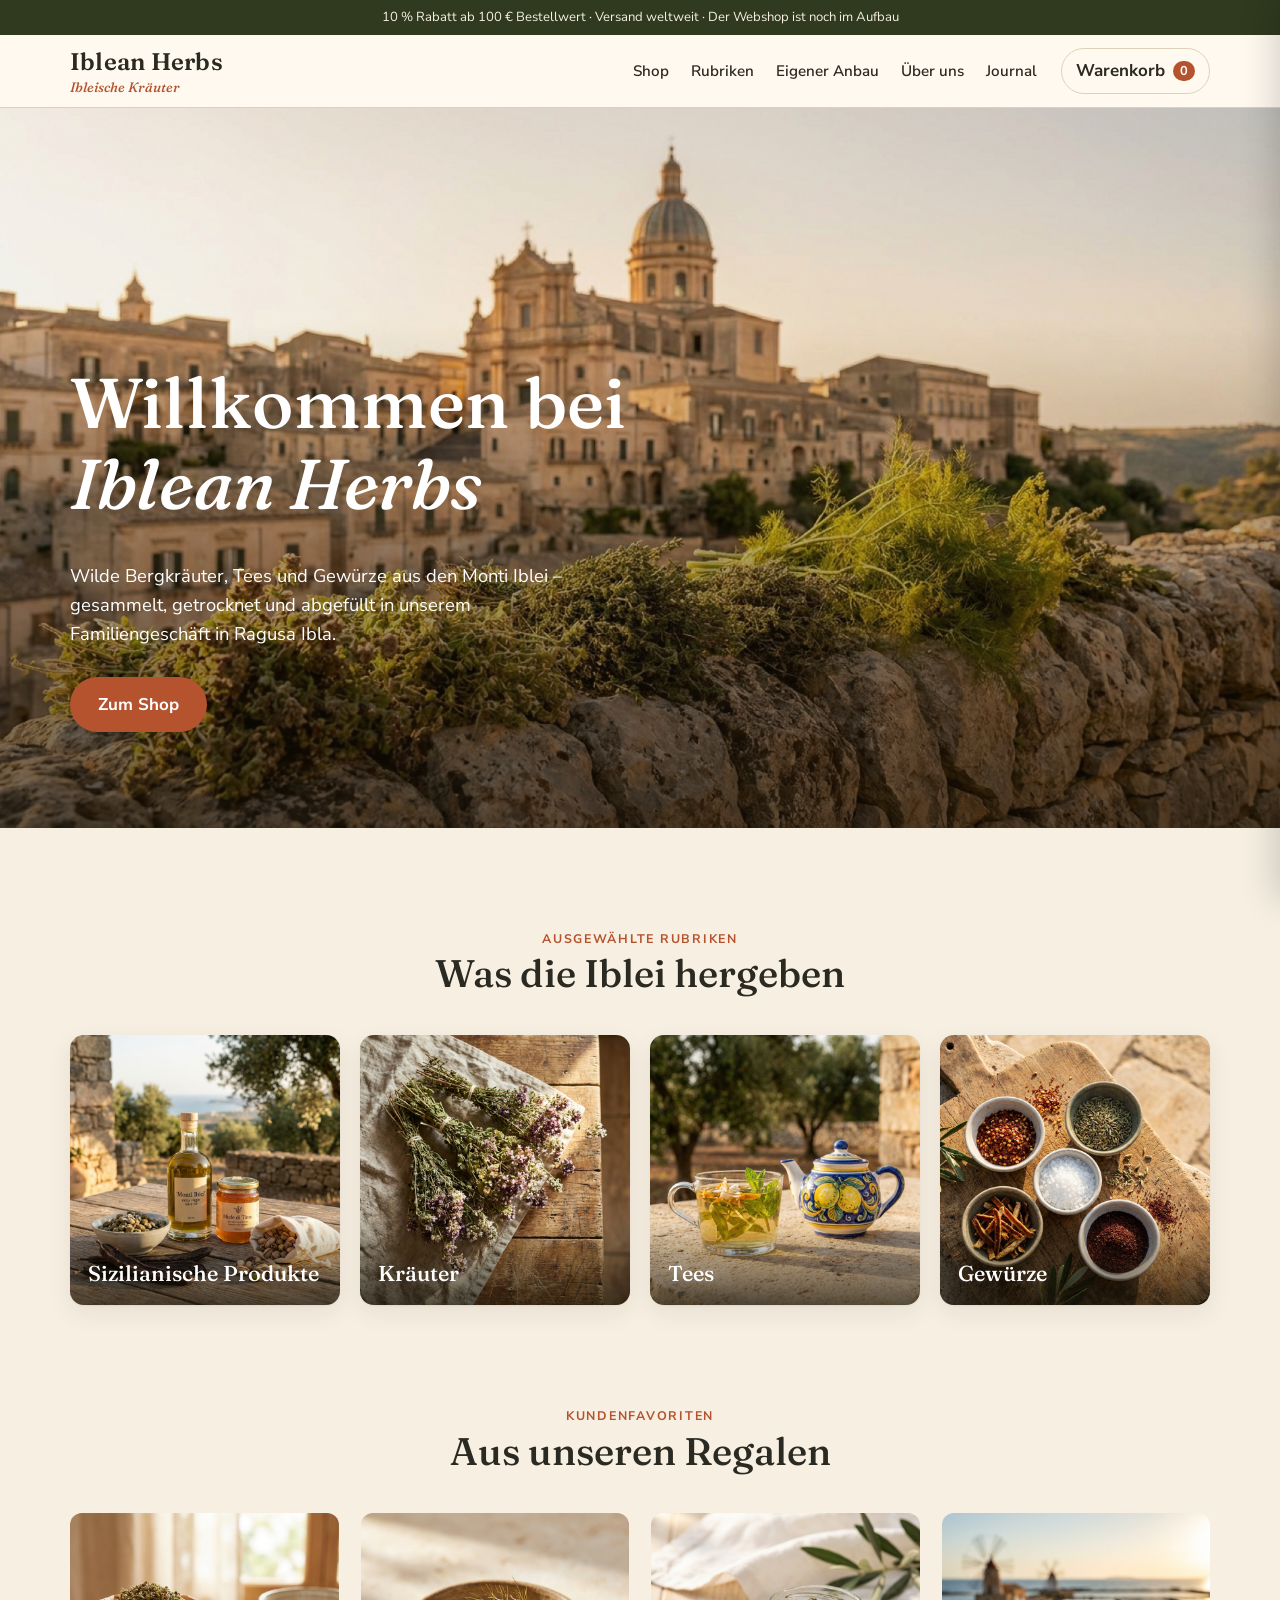
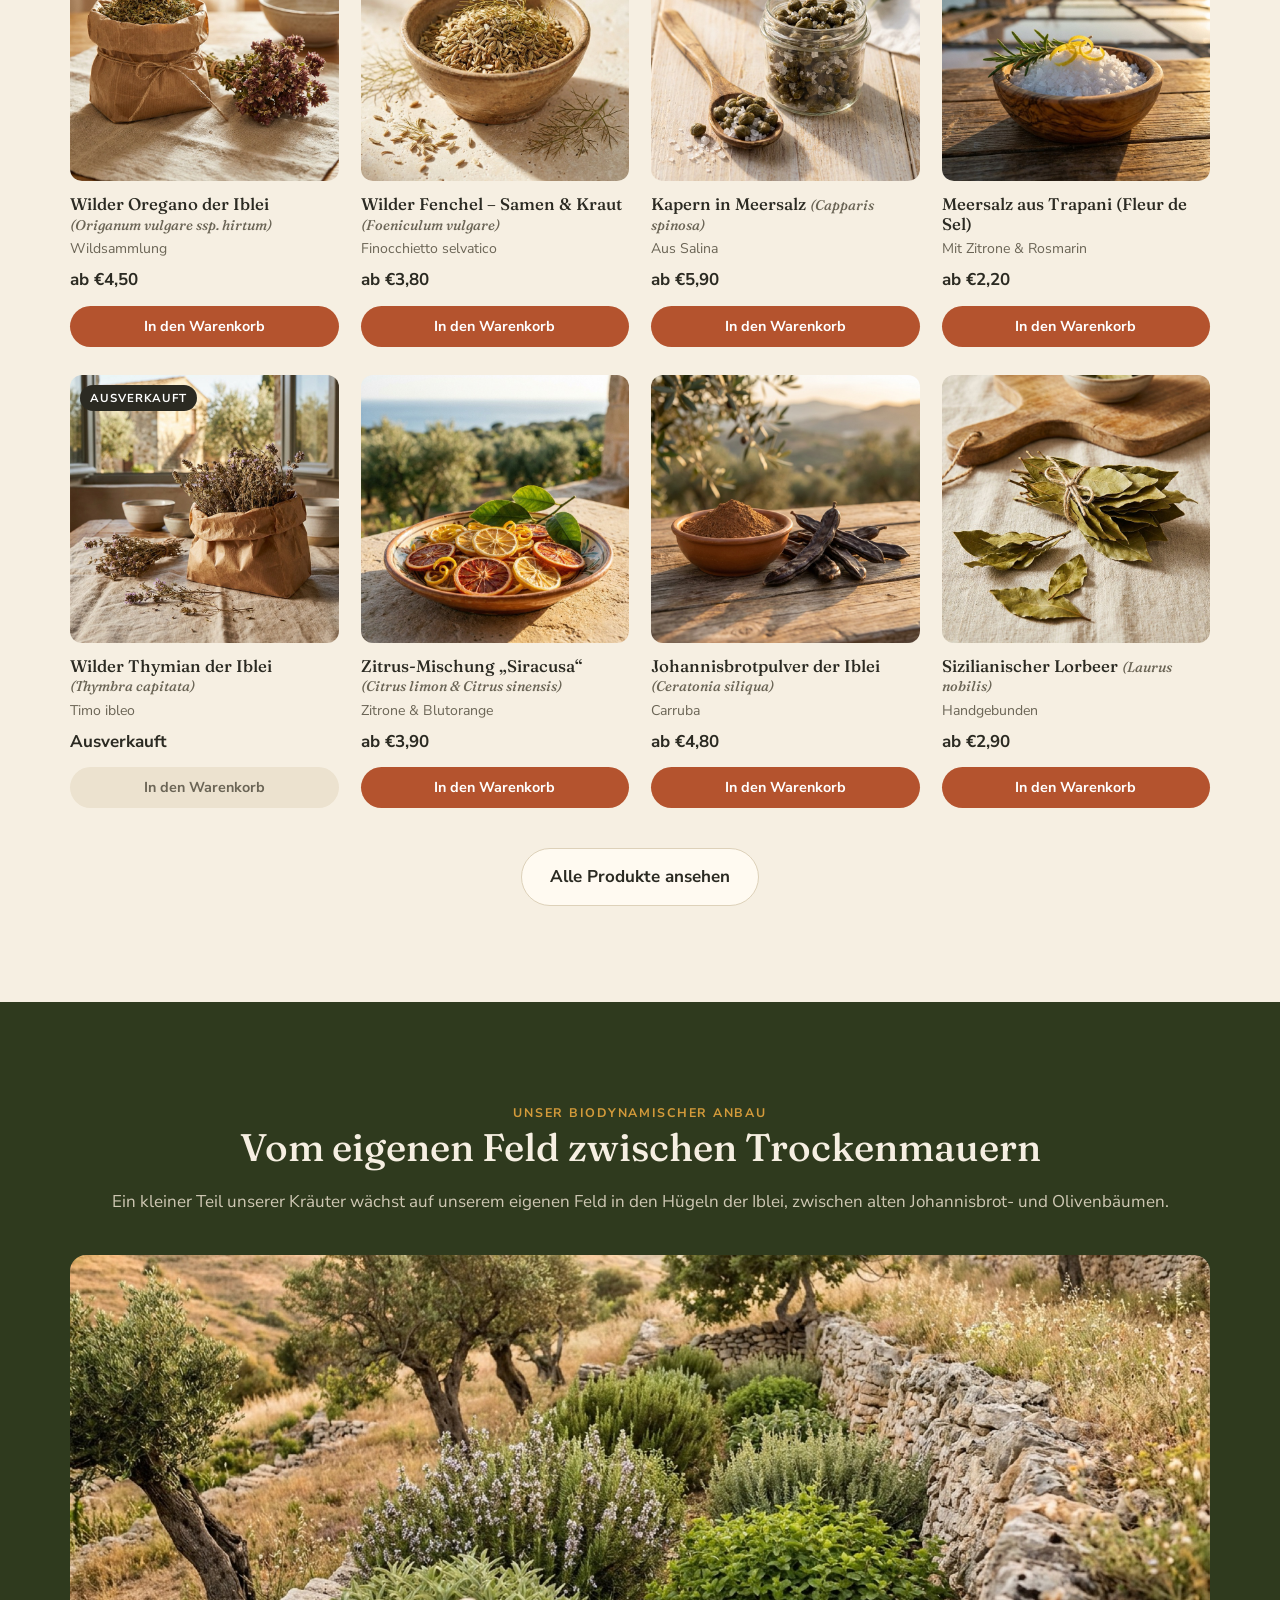
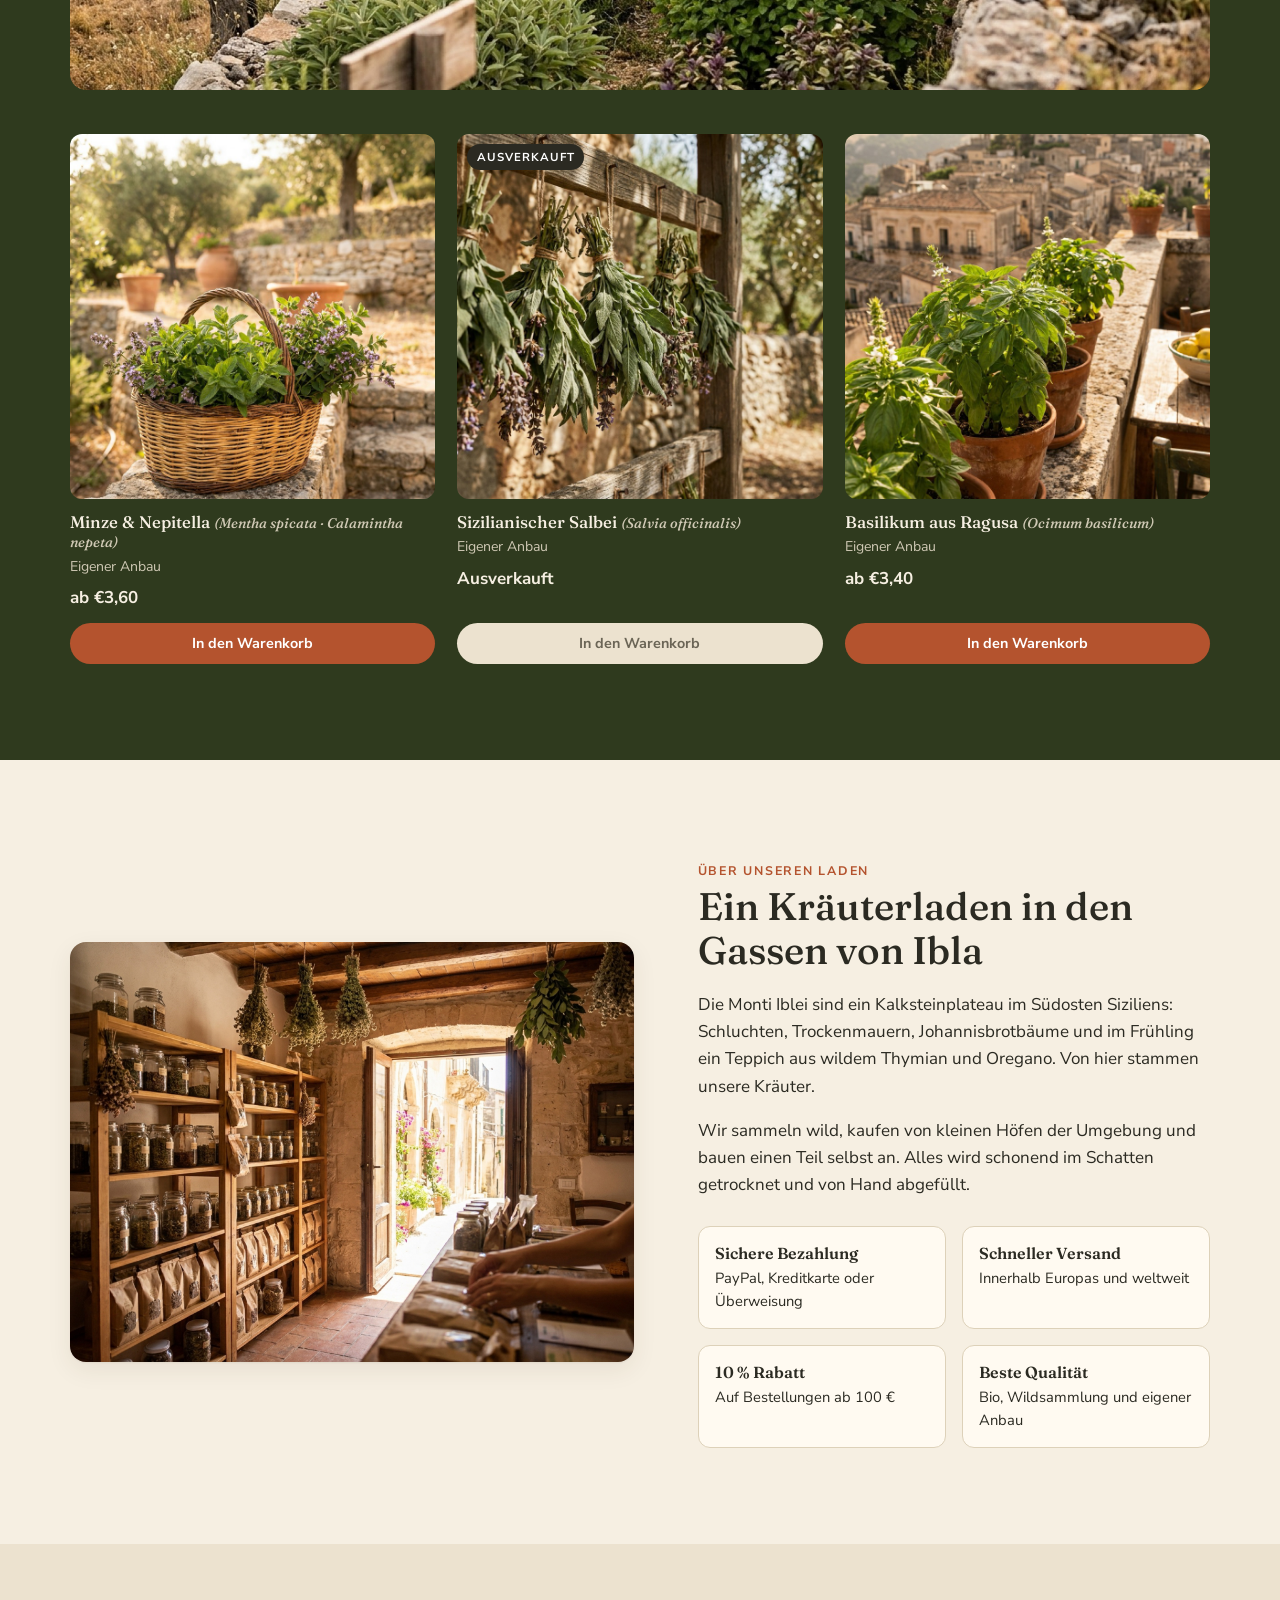
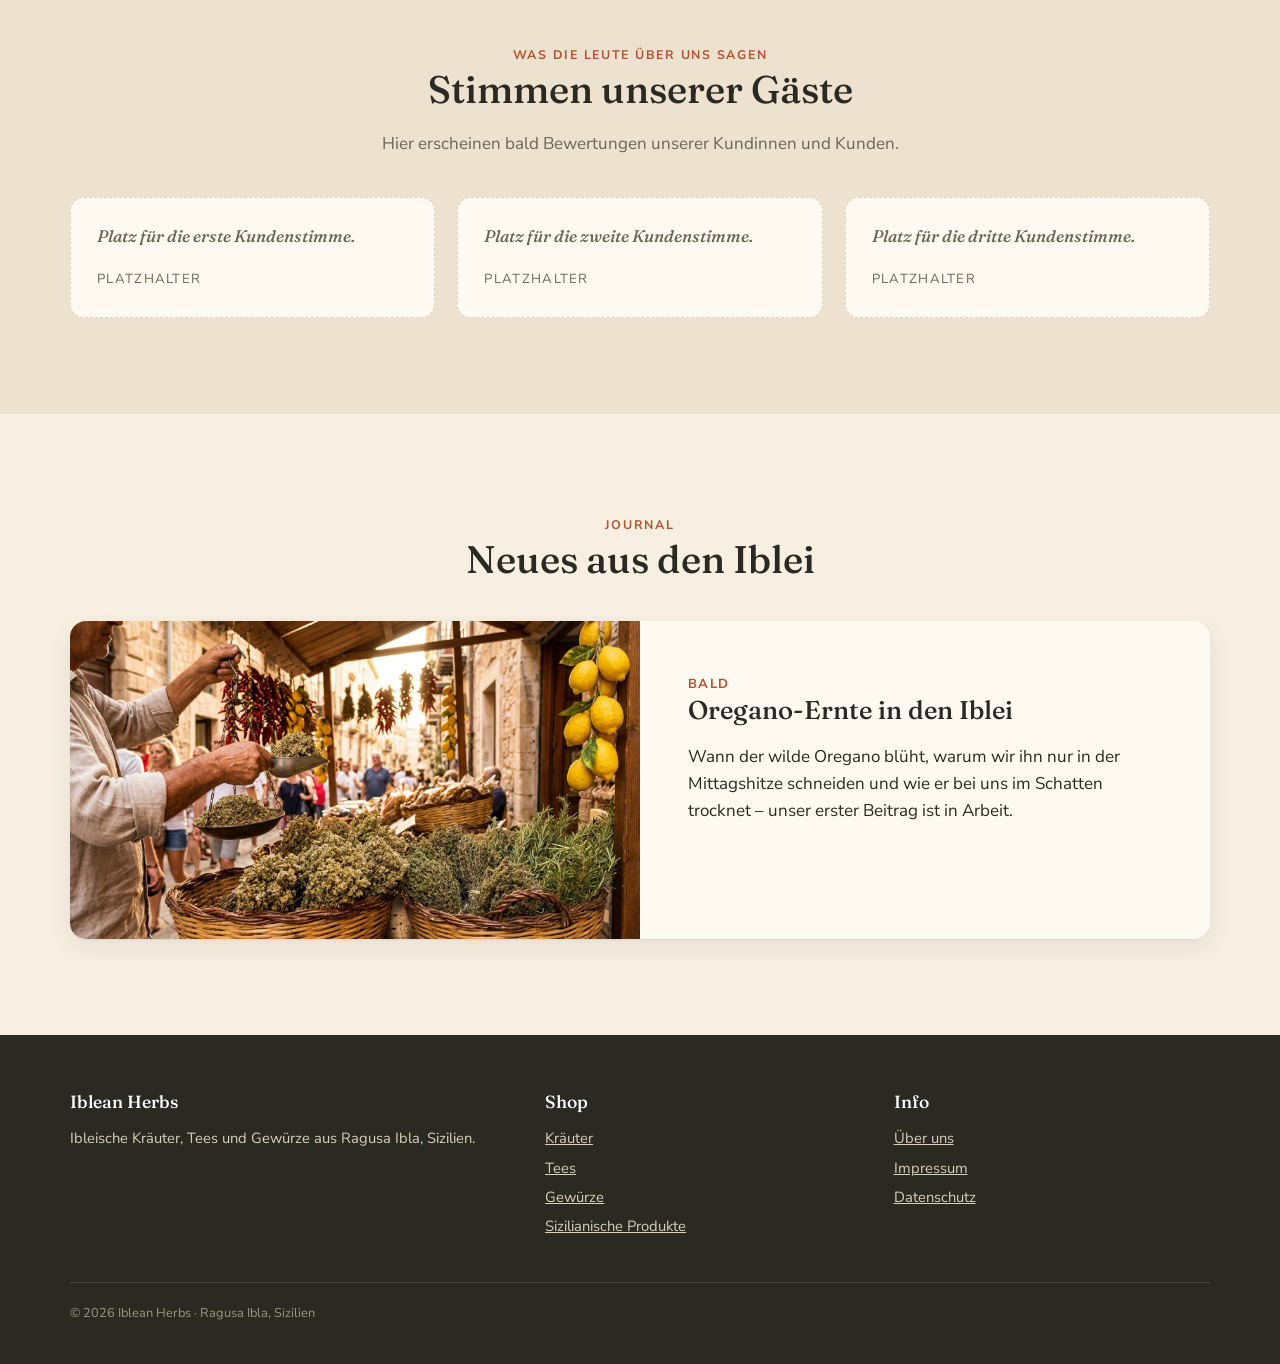
<file: index.html>
<!doctype html>
<html lang="de">
<head>
<meta charset="utf-8">
<meta name="viewport" content="width=device-width, initial-scale=1">
<title>Iblean Herbs – Ibleische Kräuter aus Ragusa, Sizilien</title>
<meta name="description" content="Wilde Bergkräuter, Tees und Gewürze aus den Monti Iblei rund um Ragusa Ibla – Familiengeschäft in Sizilien.">
<link rel="icon" href="data:image/svg+xml,<svg xmlns='http://www.w3.org/2000/svg' viewBox='0 0 100 100'><text y='.9em' font-size='90'>🌿</text></svg>">
<link rel="stylesheet" href="stil.css">
</head>
<body>

<div class="leiste">10 % Rabatt ab 100 € Bestellwert · Versand weltweit · Der Webshop ist noch im Aufbau</div>
<header class="kopf">
  <div class="breite">
    <a class="logo" href="./"><b>Iblean Herbs</b><small>Ibleische Kräuter</small></a>
    <nav class="haupt">
      <a href="shop.html">Shop</a>
      <a href="#rubriken">Rubriken</a>
      <a href="#anbau">Eigener Anbau</a>
      <a href="#ueber">Über uns</a>
      <a href="#journal">Journal</a>
    </nav>
    <button class="korb-knopf" data-korb-auf aria-label="Warenkorb öffnen">Warenkorb <span data-korb-zahl>0</span></button>
  </div>
</header>

<main>
  <section class="held">
    <img src="bilder/hero.jpg" alt="Ragusa Ibla im Abendlicht, im Vordergrund wilde Kräuter auf einer Trockenmauer" fetchpriority="high">
    <div class="breite">
      <h1>Willkommen bei <em>Iblean Herbs</em></h1>
      <p>Wilde Bergkräuter, Tees und Gewürze aus den Monti Iblei – gesammelt, getrocknet und abgefüllt in unserem Familiengeschäft in Ragusa Ibla.</p>
      <a class="knopf" href="shop.html">Zum Shop</a>
    </div>
  </section>

  <section id="rubriken">
    <div class="breite">
      <div class="ueber"><span class="marke">Ausgewählte Rubriken</span><h2>Was die Iblei hergeben</h2></div>
      <div class="rubriken">
        <a class="rubrik" href="shop.html#sizilien"><img src="bilder/kat-sizilien.jpg" alt="" loading="lazy"><span>Sizilianische Produkte</span></a>
        <a class="rubrik" href="shop.html#kraeuter"><img src="bilder/kat-kraeuter.jpg" alt="" loading="lazy"><span>Kräuter</span></a>
        <a class="rubrik" href="shop.html#tee"><img src="bilder/kat-tee.jpg" alt="" loading="lazy"><span>Tees</span></a>
        <a class="rubrik" href="shop.html#gewuerze"><img src="bilder/kat-gewuerze.jpg" alt="" loading="lazy"><span>Gewürze</span></a>
      </div>
    </div>
  </section>

  <section id="favoriten" style="padding-top:0">
    <div class="breite">
      <div class="ueber"><span class="marke">Kundenfavoriten</span><h2>Aus unseren Regalen</h2></div>
      <div class="raster" id="fav-raster"></div>
      <div class="alle"><a class="knopf hell" href="shop.html" style="border:1px solid var(--linie)">Alle Produkte ansehen</a></div>
    </div>
  </section>

  <section class="anbau" id="anbau">
    <div class="breite">
      <div class="ueber"><span class="marke">Unser biodynamischer Anbau</span><h2>Vom eigenen Feld zwischen Trockenmauern</h2>
        <p>Ein kleiner Teil unserer Kräuter wächst auf unserem eigenen Feld in den Hügeln der Iblei, zwischen alten Johannisbrot- und Olivenbäumen.</p></div>
      <div class="anbau-bild"><img src="bilder/feld.jpg" alt="Kräuterfeld zwischen Trockenmauern in den Monti Iblei" loading="lazy"></div>
      <div class="raster" id="anbau-raster"></div>
    </div>
  </section>

  <section id="ueber">
    <div class="breite laden">
      <img src="bilder/laden.jpg" alt="Unser Kräuterladen in einem alten Kalksteinhaus in Ragusa Ibla" loading="lazy">
      <div>
        <span class="marke" style="color:var(--terrakotta);letter-spacing:.14em;text-transform:uppercase;font-size:.78rem;font-weight:700">Über unseren Laden</span>
        <h2>Ein Kräuterladen in den Gassen von Ibla</h2>
        <p>Die Monti Iblei sind ein Kalksteinplateau im Südosten Siziliens: Schluchten, Trockenmauern, Johannisbrotbäume und im Frühling ein Teppich aus wildem Thymian und Oregano. Von hier stammen unsere Kräuter.</p>
        <p>Wir sammeln wild, kaufen von kleinen Höfen der Umgebung und bauen einen Teil selbst an. Alles wird schonend im Schatten getrocknet und von Hand abgefüllt.</p>
        <ul class="vorteile">
          <li><b>Sichere Bezahlung</b>PayPal, Kreditkarte oder Überweisung</li>
          <li><b>Schneller Versand</b>Innerhalb Europas und weltweit</li>
          <li><b>10 % Rabatt</b>Auf Bestellungen ab 100 €</li>
          <li><b>Beste Qualität</b>Bio, Wildsammlung und eigener Anbau</li>
        </ul>
      </div>
    </div>
  </section>

  <section class="stimmen-bg">
    <div class="breite">
      <div class="ueber"><span class="marke">Was die Leute über uns sagen</span><h2>Stimmen unserer Gäste</h2>
        <p>Hier erscheinen bald Bewertungen unserer Kundinnen und Kunden.</p></div>
      <div class="stimmen">
        <div class="stimme"><p>Platz für die erste Kundenstimme.</p><span>Platzhalter</span></div>
        <div class="stimme"><p>Platz für die zweite Kundenstimme.</p><span>Platzhalter</span></div>
        <div class="stimme"><p>Platz für die dritte Kundenstimme.</p><span>Platzhalter</span></div>
      </div>
    </div>
  </section>

  <section id="journal">
    <div class="breite">
      <div class="ueber"><span class="marke">Journal</span><h2>Neues aus den Iblei</h2></div>
      <article class="journal">
        <img src="bilder/journal.jpg" alt="Marktstand mit getrockneten Kräutern, Chili und Zitronen" loading="lazy">
        <div>
          <time>Bald</time>
          <h3 style="font-size:1.6rem">Oregano-Ernte in den Iblei</h3>
          <p>Wann der wilde Oregano blüht, warum wir ihn nur in der Mittagshitze schneiden und wie er bei uns im Schatten trocknet – unser erster Beitrag ist in Arbeit.</p>
        </div>
      </article>
    </div>
  </section>
</main>

<footer>
  <div class="breite">
    <div class="spalten">
      <div><h4>Iblean Herbs</h4><p>Ibleische Kräuter, Tees und Gewürze aus Ragusa Ibla, Sizilien.</p></div>
      <div><h4>Shop</h4><ul><li><a href="shop.html#kraeuter">Kräuter</a></li><li><a href="shop.html#tee">Tees</a></li><li><a href="shop.html#gewuerze">Gewürze</a></li><li><a href="shop.html#sizilien">Sizilianische Produkte</a></li></ul></div>
      <div><h4>Info</h4><ul><li><a href="#ueber">Über uns</a></li><li><a href="impressum.html">Impressum</a></li><li><a href="impressum.html#datenschutz">Datenschutz</a></li></ul></div>
    </div>
    <p class="klein">© 2026 Iblean Herbs · Ragusa Ibla, Sizilien</p>
  </div>
</footer>

<div class="korb-schleier" data-korb-zu></div>
<aside class="korb" aria-label="Warenkorb">
  <header><h3>Warenkorb</h3><button class="zu" data-korb-zu aria-label="Schließen">×</button></header>
  <ul id="korb-liste"></ul>
  <footer>
    <div class="summe"><span>Zwischensumme</span><span id="korb-summe">€0,00</span></div>
    <button class="knopf" id="zur-kasse">Zur Kasse</button>
    <p class="bau">Der Webshop ist noch im Aufbau – es wird noch nichts berechnet.</p>
  </footer>
</aside>

<script type="module">
  import { PRODUKTE, karte, korbVerdrahten } from "./produkte.js";
  document.querySelector("#fav-raster").innerHTML = PRODUKTE.filter((p) => p.fav).map(karte).join("");
  document.querySelector("#anbau-raster").innerHTML = PRODUKTE.filter((p) => p.eigen).map(karte).join("");
  korbVerdrahten();
</script>
</body>
</html>
</file>
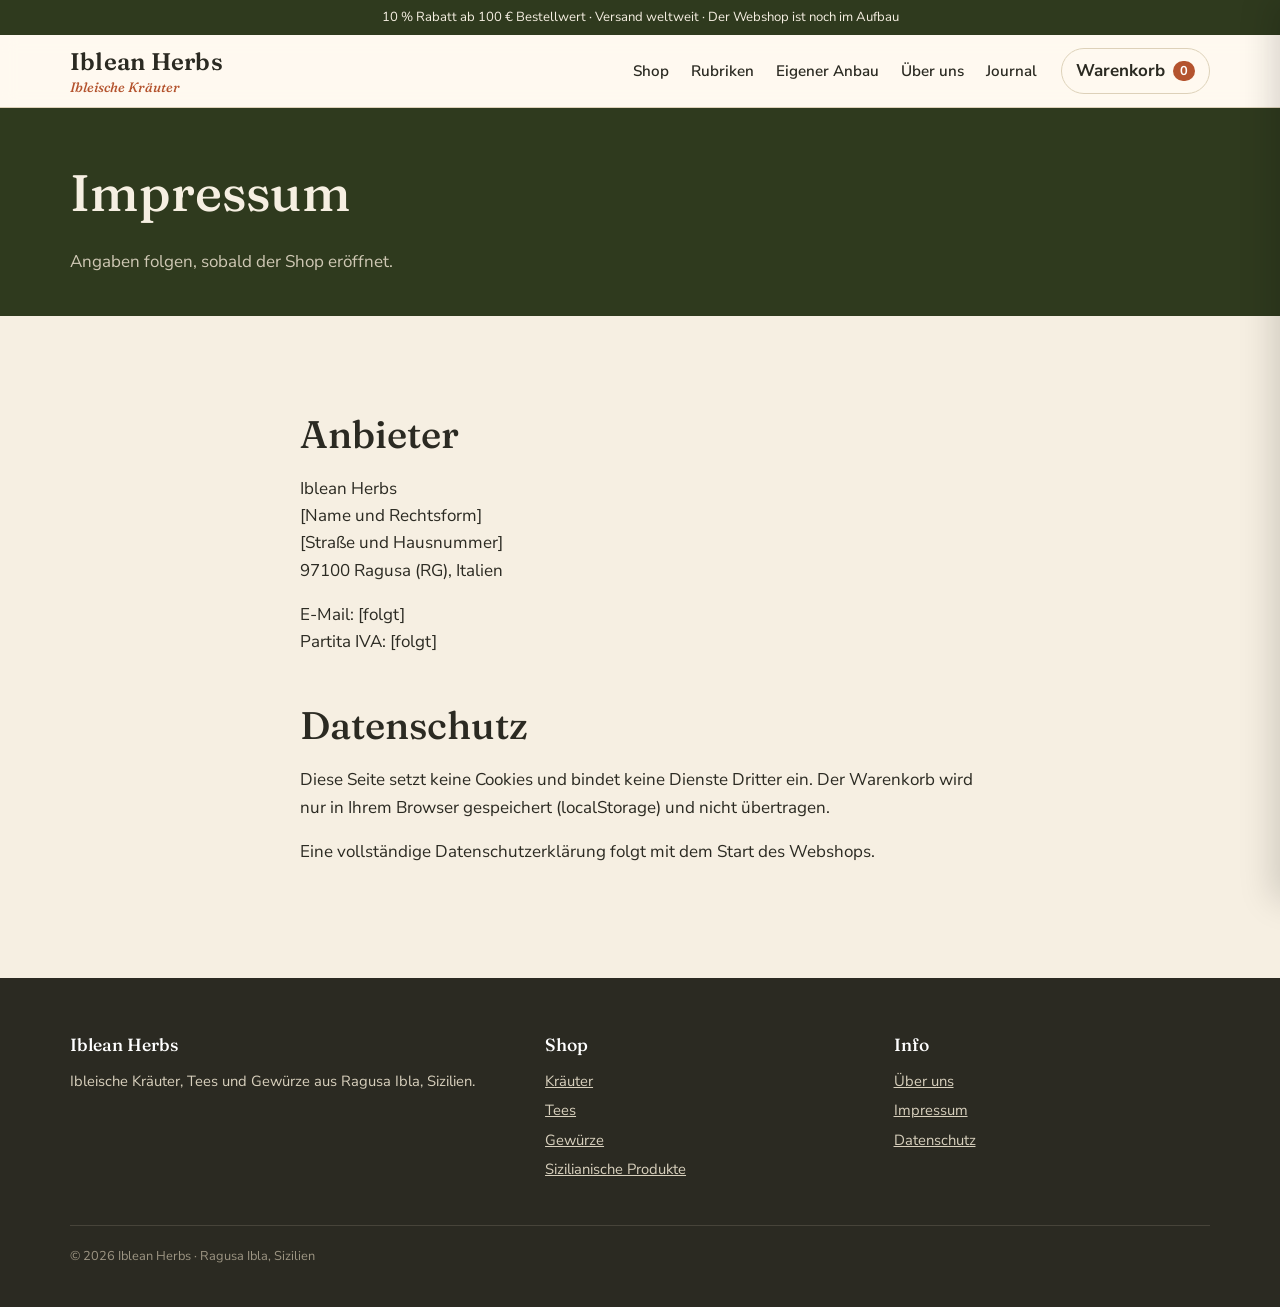
<file: impressum.html>
<!doctype html>
<html lang="de">
<head>
<meta charset="utf-8">
<meta name="viewport" content="width=device-width, initial-scale=1">
<title>Impressum – Iblean Herbs</title>
<meta name="description" content="Wilde Bergkräuter, Tees und Gewürze aus den Monti Iblei rund um Ragusa Ibla – Familiengeschäft in Sizilien.">
<link rel="icon" href="data:image/svg+xml,<svg xmlns='http://www.w3.org/2000/svg' viewBox='0 0 100 100'><text y='.9em' font-size='90'>🌿</text></svg>">
<link rel="stylesheet" href="stil.css">
</head>
<body>

<div class="leiste">10 % Rabatt ab 100 € Bestellwert · Versand weltweit · Der Webshop ist noch im Aufbau</div>
<header class="kopf">
  <div class="breite">
    <a class="logo" href="./"><b>Iblean Herbs</b><small>Ibleische Kräuter</small></a>
    <nav class="haupt">
      <a href="shop.html">Shop</a>
      <a href="./#rubriken">Rubriken</a>
      <a href="./#anbau">Eigener Anbau</a>
      <a href="./#ueber">Über uns</a>
      <a href="./#journal">Journal</a>
    </nav>
    <button class="korb-knopf" data-korb-auf aria-label="Warenkorb öffnen">Warenkorb <span data-korb-zahl>0</span></button>
  </div>
</header>

<main>
  <section class="shop-kopf"><div class="breite"><h1 style="font-size:clamp(2rem,5vw,3.2rem)">Impressum</h1><p>Angaben folgen, sobald der Shop eröffnet.</p></div></section>
  <section><div class="breite text">
    <h2>Anbieter</h2>
    <p>Iblean Herbs<br>[Name und Rechtsform]<br>[Straße und Hausnummer]<br>97100 Ragusa (RG), Italien</p>
    <p>E-Mail: [folgt]<br>Partita IVA: [folgt]</p>
    <h2 id="datenschutz" style="margin-top:48px">Datenschutz</h2>
    <p>Diese Seite setzt keine Cookies und bindet keine Dienste Dritter ein. Der Warenkorb wird nur in Ihrem Browser gespeichert (localStorage) und nicht übertragen.</p>
    <p>Eine vollständige Datenschutzerklärung folgt mit dem Start des Webshops.</p>
  </div></section>
</main>


<footer>
  <div class="breite">
    <div class="spalten">
      <div><h4>Iblean Herbs</h4><p>Ibleische Kräuter, Tees und Gewürze aus Ragusa Ibla, Sizilien.</p></div>
      <div><h4>Shop</h4><ul><li><a href="shop.html#kraeuter">Kräuter</a></li><li><a href="shop.html#tee">Tees</a></li><li><a href="shop.html#gewuerze">Gewürze</a></li><li><a href="shop.html#sizilien">Sizilianische Produkte</a></li></ul></div>
      <div><h4>Info</h4><ul><li><a href="./#ueber">Über uns</a></li><li><a href="impressum.html">Impressum</a></li><li><a href="impressum.html#datenschutz">Datenschutz</a></li></ul></div>
    </div>
    <p class="klein">© 2026 Iblean Herbs · Ragusa Ibla, Sizilien</p>
  </div>
</footer>

<div class="korb-schleier" data-korb-zu></div>
<aside class="korb" aria-label="Warenkorb">
  <header><h3>Warenkorb</h3><button class="zu" data-korb-zu aria-label="Schließen">×</button></header>
  <ul id="korb-liste"></ul>
  <footer>
    <div class="summe"><span>Zwischensumme</span><span id="korb-summe">€0,00</span></div>
    <button class="knopf" id="zur-kasse">Zur Kasse</button>
    <p class="bau">Der Webshop ist noch im Aufbau – es wird noch nichts berechnet.</p>
  </footer>
</aside>

<script type="module">
  import { korbVerdrahten } from "./produkte.js";
  korbVerdrahten();
</script>
</body>
</html>
</file>
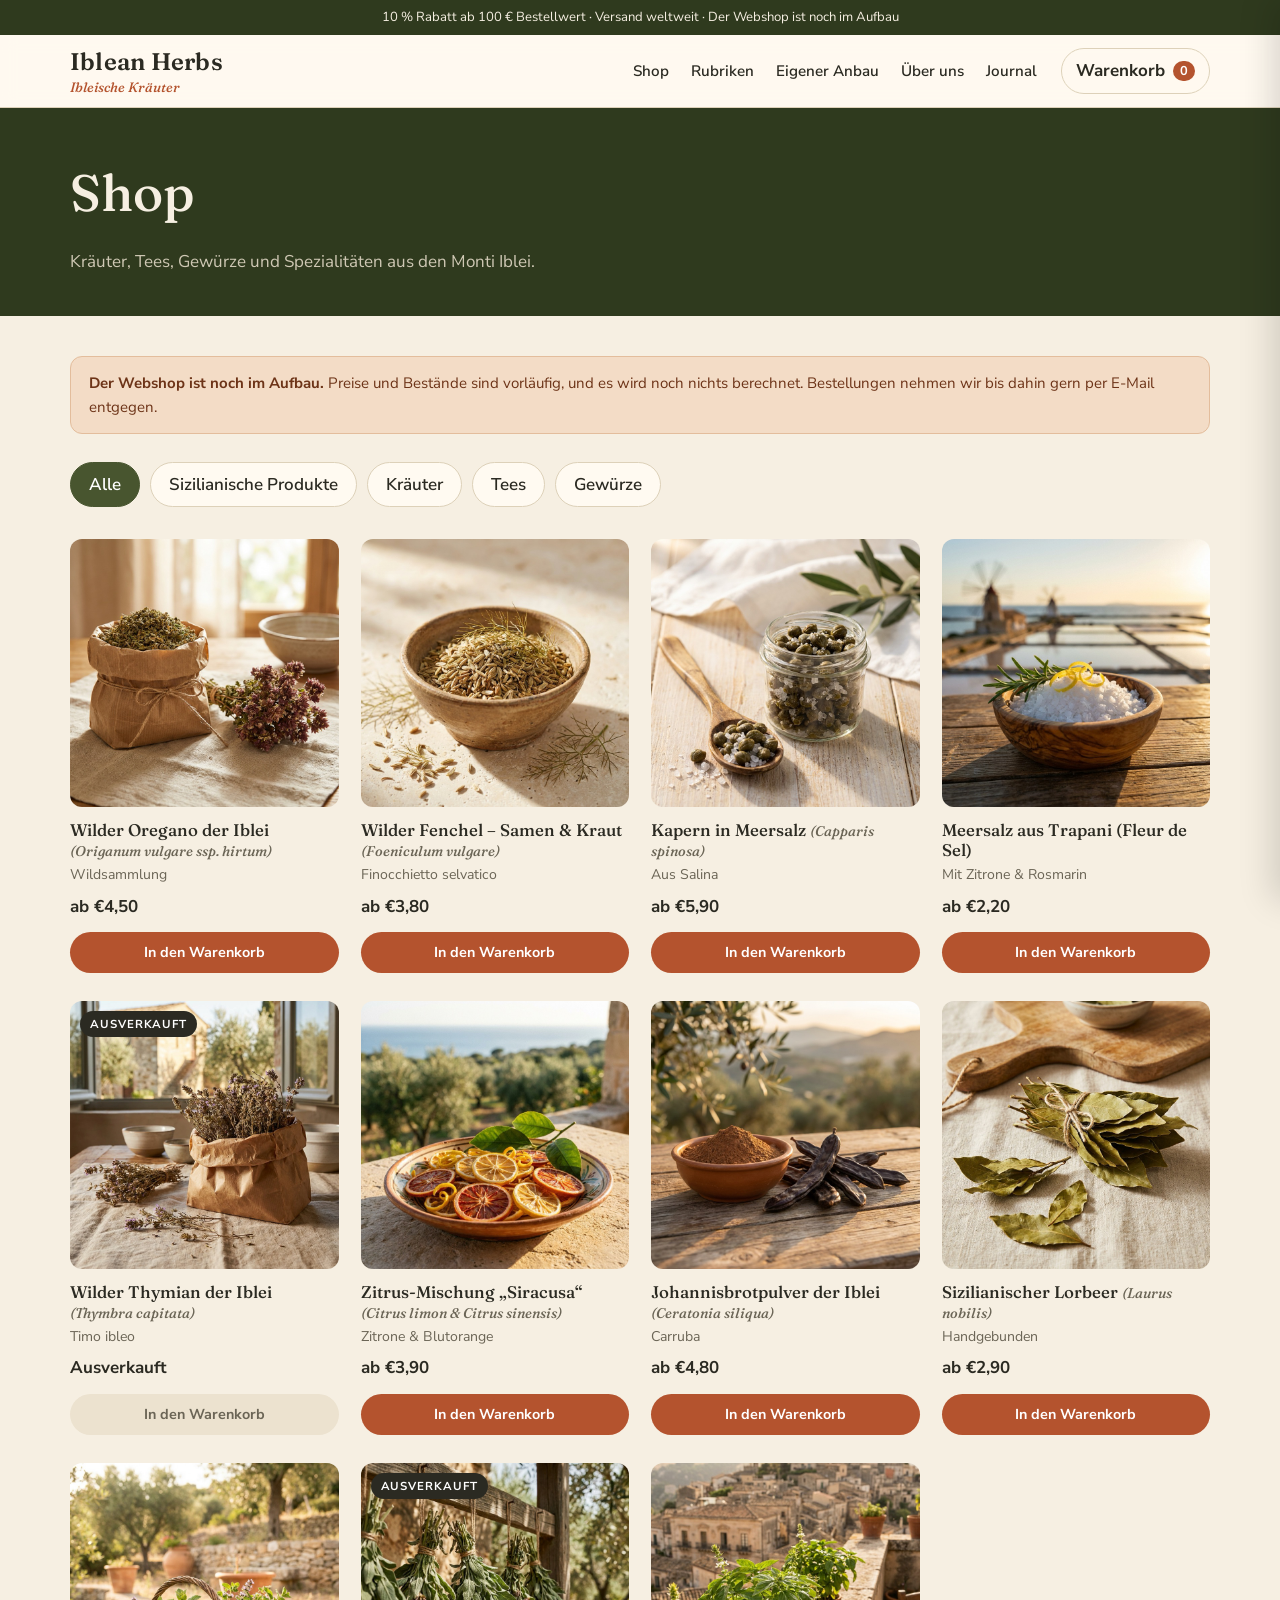
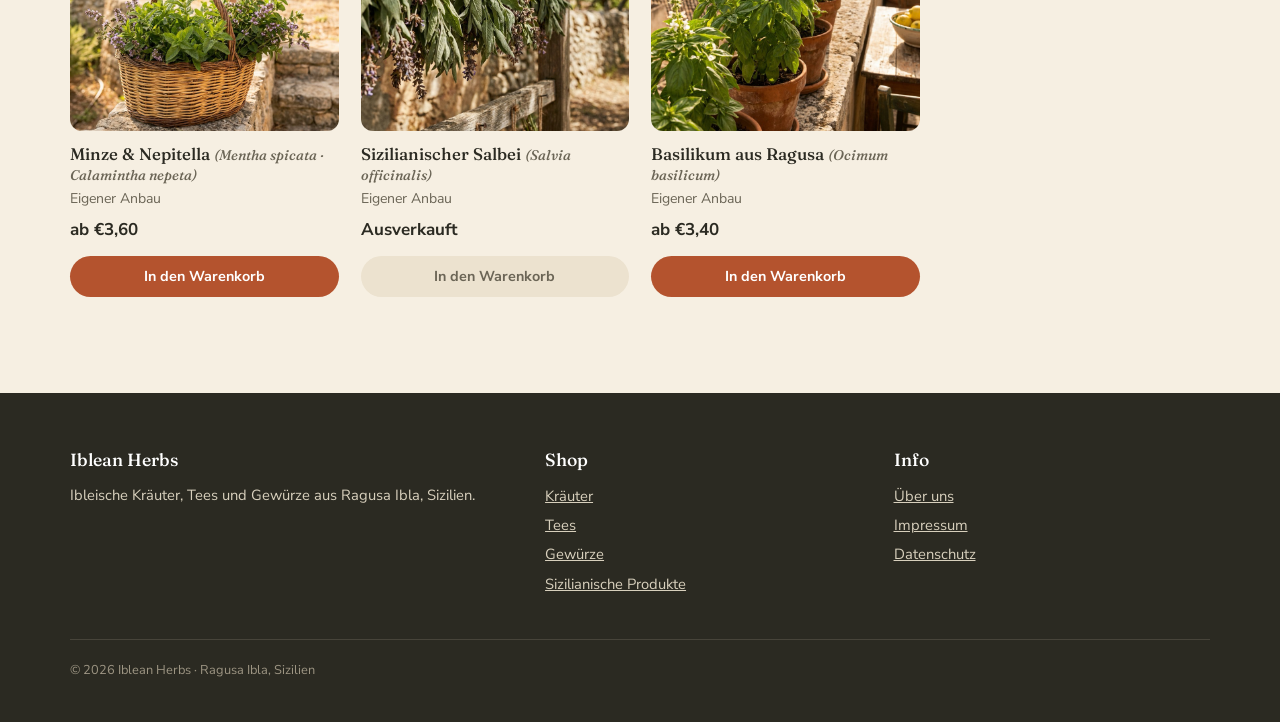
<file: shop.html>
<!doctype html>
<html lang="de">
<head>
<meta charset="utf-8">
<meta name="viewport" content="width=device-width, initial-scale=1">
<title>Shop – Iblean Herbs</title>
<meta name="description" content="Wilde Bergkräuter, Tees und Gewürze aus den Monti Iblei rund um Ragusa Ibla – Familiengeschäft in Sizilien.">
<link rel="icon" href="data:image/svg+xml,<svg xmlns='http://www.w3.org/2000/svg' viewBox='0 0 100 100'><text y='.9em' font-size='90'>🌿</text></svg>">
<link rel="stylesheet" href="stil.css">
</head>
<body>

<div class="leiste">10 % Rabatt ab 100 € Bestellwert · Versand weltweit · Der Webshop ist noch im Aufbau</div>
<header class="kopf">
  <div class="breite">
    <a class="logo" href="./"><b>Iblean Herbs</b><small>Ibleische Kräuter</small></a>
    <nav class="haupt">
      <a href="shop.html">Shop</a>
      <a href="./#rubriken">Rubriken</a>
      <a href="./#anbau">Eigener Anbau</a>
      <a href="./#ueber">Über uns</a>
      <a href="./#journal">Journal</a>
    </nav>
    <button class="korb-knopf" data-korb-auf aria-label="Warenkorb öffnen">Warenkorb <span data-korb-zahl>0</span></button>
  </div>
</header>

<main>
  <section class="shop-kopf">
    <div class="breite"><h1 style="font-size:clamp(2rem,5vw,3.2rem)">Shop</h1><p>Kräuter, Tees, Gewürze und Spezialitäten aus den Monti Iblei.</p></div>
  </section>
  <section style="padding-top:40px">
    <div class="breite">
      <div class="bau-band"><b>Der Webshop ist noch im Aufbau.</b> Preise und Bestände sind vorläufig, und es wird noch nichts berechnet. Bestellungen nehmen wir bis dahin gern per E-Mail entgegen.</div>
      <div class="filter" id="filter"></div>
      <div class="raster" id="shop-raster"></div>
    </div>
  </section>
</main>


<footer>
  <div class="breite">
    <div class="spalten">
      <div><h4>Iblean Herbs</h4><p>Ibleische Kräuter, Tees und Gewürze aus Ragusa Ibla, Sizilien.</p></div>
      <div><h4>Shop</h4><ul><li><a href="shop.html#kraeuter">Kräuter</a></li><li><a href="shop.html#tee">Tees</a></li><li><a href="shop.html#gewuerze">Gewürze</a></li><li><a href="shop.html#sizilien">Sizilianische Produkte</a></li></ul></div>
      <div><h4>Info</h4><ul><li><a href="./#ueber">Über uns</a></li><li><a href="impressum.html">Impressum</a></li><li><a href="impressum.html#datenschutz">Datenschutz</a></li></ul></div>
    </div>
    <p class="klein">© 2026 Iblean Herbs · Ragusa Ibla, Sizilien</p>
  </div>
</footer>

<div class="korb-schleier" data-korb-zu></div>
<aside class="korb" aria-label="Warenkorb">
  <header><h3>Warenkorb</h3><button class="zu" data-korb-zu aria-label="Schließen">×</button></header>
  <ul id="korb-liste"></ul>
  <footer>
    <div class="summe"><span>Zwischensumme</span><span id="korb-summe">€0,00</span></div>
    <button class="knopf" id="zur-kasse">Zur Kasse</button>
    <p class="bau">Der Webshop ist noch im Aufbau – es wird noch nichts berechnet.</p>
  </footer>
</aside>

<script type="module">
  import { PRODUKTE, KATEGORIEN, karte, korbVerdrahten } from "./produkte.js";
  const filter = document.querySelector("#filter"), raster = document.querySelector("#shop-raster");
  const knoepfe = [["alle", "Alle"], ...Object.entries(KATEGORIEN)];
  filter.innerHTML = knoepfe.map(([k, n]) => `<button data-kat="${k}">${n}</button>`).join("");
  function zeige(kat) {
    if (!KATEGORIEN[kat]) kat = "alle";
    filter.querySelectorAll("button").forEach((b) => b.setAttribute("aria-pressed", b.dataset.kat === kat));
    raster.innerHTML = PRODUKTE.filter((p) => kat === "alle" || p.kat === kat).map(karte).join("");
  }
  filter.addEventListener("click", (e) => { const b = e.target.closest("button"); if (b) { history.replaceState(null, "", b.dataset.kat === "alle" ? "shop.html" : "#" + b.dataset.kat); zeige(b.dataset.kat); } });
  addEventListener("hashchange", () => zeige(location.hash.slice(1)));
  zeige(location.hash.slice(1));
  korbVerdrahten();
</script>
</body>
</html>
</file>
<file: stil.css>
@font-face { font-family: "Fraunces"; src: url(fonts/fraunces-normal.woff2) format("woff2"); font-weight: 300 900; font-display: swap; }
@font-face { font-family: "Fraunces"; src: url(fonts/fraunces-italic-500.woff2) format("woff2"); font-style: italic; font-weight: 500; font-display: swap; }
@font-face { font-family: "Nunito Sans"; src: url(fonts/nunitosans-normal.woff2) format("woff2"); font-weight: 200 1000; font-display: swap; }

:root {
  --kalk: #f6efe2;
  --kalk-2: #ece2cf;
  --papier: #fffaf1;
  --tinte: #2b2a22;
  --leise: #6b6556;
  --olive: #48552f;
  --olive-dunkel: #2f3a1e;
  --terrakotta: #b4532e;
  --honig: #d39a3a;
  --linie: #ddd1b9;
  --schatten: 0 1px 2px rgb(60 45 20 / .06), 0 8px 24px rgb(60 45 20 / .08);
}
[hidden] { display: none !important; }
* { box-sizing: border-box; }
html { scroll-behavior: smooth; }
body {
  margin: 0; background: var(--kalk); color: var(--tinte);
  font: 17px/1.6 "Nunito Sans", system-ui, sans-serif;
}
img { max-width: 100%; display: block; }
a { color: var(--olive); }
h1, h2, h3 { font-family: "Fraunces", Georgia, serif; font-weight: 500; line-height: 1.15; margin: 0 0 .5em; }
h2 { font-size: clamp(1.7rem, 3.5vw, 2.4rem); }
em, .kursiv { font-family: "Fraunces", Georgia, serif; font-style: italic; }
.breite { max-width: 1180px; margin: 0 auto; padding: 0 20px; }
section { padding: clamp(56px, 8vw, 96px) 0; }
.ueber { text-align: center; margin-bottom: 40px; }
.ueber p { color: var(--leise); margin: 0; }
.ueber .marke { color: var(--terrakotta); letter-spacing: .14em; text-transform: uppercase; font-size: .78rem; font-weight: 700; }

/* Kopf */
.leiste { background: var(--olive-dunkel); color: var(--kalk); font-size: .82rem; text-align: center; padding: 7px 16px; }
header.kopf { position: sticky; top: 0; z-index: 20; background: rgb(255 250 241 / .94); backdrop-filter: blur(8px); border-bottom: 1px solid var(--linie); }
.kopf .breite { display: flex; align-items: center; gap: 24px; height: 72px; }
.logo { text-decoration: none; color: var(--tinte); display: flex; flex-direction: column; line-height: 1; }
.logo b { font: 600 1.5rem "Fraunces", serif; letter-spacing: .01em; }
.logo small { font: italic 500 .85rem "Fraunces", serif; color: var(--terrakotta); margin-top: 3px; }
nav.haupt { display: flex; gap: 22px; margin-left: auto; }
nav.haupt a { text-decoration: none; color: var(--tinte); font-weight: 600; font-size: .95rem; }
nav.haupt a:hover { color: var(--terrakotta); }
.korb-knopf { background: none; border: 1px solid var(--linie); border-radius: 999px; padding: 8px 14px; font: inherit; font-weight: 700; cursor: pointer; display: flex; gap: 8px; align-items: center; color: var(--tinte); }
.korb-knopf span { background: var(--terrakotta); color: #fff; border-radius: 999px; min-width: 22px; padding: 0 6px; font-size: .8rem; }
@media (max-width: 760px) { nav.haupt { display: none; } .korb-knopf { margin-left: auto; } }

/* Held */
.held { position: relative; min-height: min(86vh, 720px); display: grid; align-items: end; color: #fff; padding: 0; }
.held img { position: absolute; inset: 0; width: 100%; height: 100%; object-fit: cover; }
.held::after { content: ""; position: absolute; inset: 0; background: linear-gradient(180deg, rgb(20 15 5 / .05) 30%, rgb(20 15 5 / .65)); }
.held .breite { position: relative; z-index: 1; padding-bottom: clamp(48px, 8vw, 96px); width: 100%; }
.held h1 { font-size: clamp(2.2rem, 6vw, 4.4rem); max-width: 16ch; }
.held p { font-size: 1.15rem; max-width: 46ch; margin: 0 0 28px; }

.knopf { display: inline-block; background: var(--terrakotta); color: #fff; border: 0; border-radius: 999px; padding: 14px 28px; font: inherit; font-weight: 700; text-decoration: none; cursor: pointer; transition: background .2s; }
.knopf:hover { background: #9a4223; }
.knopf.hell { background: var(--papier); color: var(--tinte); }
.knopf.klein { padding: 9px 18px; font-size: .9rem; width: 100%; }
.knopf:disabled { background: var(--kalk-2); color: var(--leise); cursor: not-allowed; }

/* Rubriken */
.rubriken { display: grid; grid-template-columns: repeat(4, 1fr); gap: 20px; }
.rubrik { position: relative; aspect-ratio: 1; border-radius: 14px; overflow: hidden; color: #fff; text-decoration: none; box-shadow: var(--schatten); }
.rubrik img { width: 100%; height: 100%; object-fit: cover; transition: transform .6s; }
.rubrik:hover img { transform: scale(1.05); }
.rubrik span { position: absolute; inset: auto 0 0 0; padding: 40px 18px 18px; background: linear-gradient(transparent, rgb(20 15 5 / .7)); font: 500 1.35rem "Fraunces", serif; }
@media (max-width: 860px) { .rubriken { grid-template-columns: repeat(2, 1fr); } }

/* Produkte */
.raster { display: grid; grid-template-columns: repeat(4, 1fr); gap: 28px 22px; }
@media (max-width: 980px) { .raster { grid-template-columns: repeat(3, 1fr); } }
@media (max-width: 700px) { .raster { grid-template-columns: repeat(2, 1fr); gap: 22px 14px; } }
.produkt { display: flex; flex-direction: column; }
.produkt-bild { position: relative; border-radius: 12px; overflow: hidden; background: var(--papier); aspect-ratio: 1; margin-bottom: 14px; }
.produkt-bild img { width: 100%; height: 100%; object-fit: cover; transition: transform .5s; }
.produkt:hover .produkt-bild img { transform: scale(1.04); }
.schild { position: absolute; top: 10px; left: 10px; background: var(--tinte); color: #fff; font-size: .72rem; font-weight: 700; letter-spacing: .08em; text-transform: uppercase; padding: 4px 10px; border-radius: 999px; }
.produkt h3 { font-size: 1.05rem; margin-bottom: 4px; }
.latein { font: italic 500 .88rem "Fraunces", serif; color: var(--leise); }
.zusatz { margin: 0; color: var(--leise); font-size: .88rem; }
.preis { font-weight: 700; margin: 6px 0 12px; flex: 1; }
.alle { text-align: center; margin-top: 40px; }

/* Eigener Anbau */
.anbau { background: var(--olive-dunkel); color: var(--kalk); }
.anbau .ueber p, .anbau .latein, .anbau .zusatz { color: #cfc8b4; }
.anbau .ueber .marke { color: var(--honig); }
.anbau-bild { border-radius: 16px; overflow: hidden; margin-bottom: 44px; aspect-ratio: 21/8; }
.anbau-bild img { width: 100%; height: 100%; object-fit: cover; }
.anbau .raster { grid-template-columns: repeat(3, 1fr); }
@media (max-width: 700px) { .anbau .raster { grid-template-columns: repeat(2, 1fr); } .anbau-bild { aspect-ratio: 16/9; } }

/* Über uns */
.laden { display: grid; grid-template-columns: 1.1fr 1fr; gap: clamp(28px, 5vw, 64px); align-items: center; }
.laden img { border-radius: 16px; box-shadow: var(--schatten); }
@media (max-width: 860px) { .laden { grid-template-columns: 1fr; } }
.vorteile { list-style: none; padding: 0; margin: 28px 0 0; display: grid; grid-template-columns: 1fr 1fr; gap: 16px; }
.vorteile li { background: var(--papier); border: 1px solid var(--linie); border-radius: 12px; padding: 14px 16px; font-size: .92rem; }
.vorteile b { display: block; font-family: "Fraunces", serif; font-weight: 600; font-size: 1rem; }
@media (max-width: 480px) { .vorteile { grid-template-columns: 1fr; } }

/* Stimmen */
.stimmen-bg { background: var(--kalk-2); }
.stimmen { display: grid; grid-template-columns: repeat(3, 1fr); gap: 22px; }
@media (max-width: 860px) { .stimmen { grid-template-columns: 1fr; } }
.stimme { background: var(--papier); border-radius: 14px; padding: 26px; border: 1px dashed var(--linie); }
.stimme p { font: italic 500 1.05rem/1.5 "Fraunces", serif; margin: 0 0 14px; color: var(--leise); }
.stimme span { font-size: .82rem; color: var(--leise); text-transform: uppercase; letter-spacing: .1em; }

/* Journal */
.journal { display: grid; grid-template-columns: 1fr 1fr; gap: 0; background: var(--papier); border-radius: 16px; overflow: hidden; box-shadow: var(--schatten); }
.journal img { width: 100%; height: 100%; object-fit: cover; min-height: 280px; }
.journal div { padding: clamp(24px, 4vw, 48px); }
.journal time { color: var(--terrakotta); font-size: .82rem; font-weight: 700; letter-spacing: .1em; text-transform: uppercase; }
@media (max-width: 760px) { .journal { grid-template-columns: 1fr; } }

/* Fuß */
footer { background: var(--tinte); color: #d8d0bd; padding: 56px 0 28px; font-size: .92rem; }
footer .spalten { display: grid; grid-template-columns: 1.4fr 1fr 1fr; gap: 32px; }
@media (max-width: 760px) { footer .spalten { grid-template-columns: 1fr; } }
footer h4 { font: 500 1.1rem "Fraunces", serif; color: #fff; margin: 0 0 12px; }
footer a { color: #d8d0bd; }
footer ul { list-style: none; padding: 0; margin: 0; line-height: 2; }
footer .klein { border-top: 1px solid #47443a; margin-top: 40px; padding-top: 20px; font-size: .8rem; color: #9d9583; }

/* Warenkorb */
.korb { position: fixed; top: 0; right: 0; height: 100%; width: min(400px, 100%); background: var(--papier); z-index: 50; transform: translateX(100%); transition: transform .3s; display: flex; flex-direction: column; box-shadow: -8px 0 32px rgb(0 0 0 / .15); }
.korb-schleier { position: fixed; inset: 0; background: rgb(20 15 5 / .4); z-index: 40; opacity: 0; pointer-events: none; transition: opacity .3s; }
.korb-offen .korb { transform: none; }
.korb-offen .korb-schleier { opacity: 1; pointer-events: auto; }
.korb header { display: flex; justify-content: space-between; align-items: center; padding: 20px 24px; border-bottom: 1px solid var(--linie); }
.korb header h3 { margin: 0; }
.korb .zu { background: none; border: 0; font-size: 1.8rem; cursor: pointer; line-height: 1; color: var(--tinte); }
#korb-liste { list-style: none; margin: 0; padding: 12px 24px; flex: 1; overflow: auto; }
#korb-liste li { display: grid; grid-template-columns: 1fr auto auto; gap: 10px; align-items: center; padding: 12px 0; border-bottom: 1px solid var(--linie); font-size: .94rem; }
#korb-liste .leer { display: block; color: var(--leise); border: 0; }
.weg { background: none; border: 0; cursor: pointer; font-size: 1.2rem; color: var(--leise); }
.korb footer { background: none; color: var(--tinte); padding: 20px 24px; border-top: 1px solid var(--linie); }
.korb .summe { display: flex; justify-content: space-between; font-weight: 700; margin-bottom: 14px; }
.korb .knopf { width: 100%; }
.korb .bau { font-size: .82rem; color: var(--leise); margin: 12px 0 0; text-align: center; }

.hinweis { position: fixed; left: 50%; bottom: 24px; transform: translate(-50%, 20px); background: var(--tinte); color: #fff; padding: 12px 20px; border-radius: 999px; font-size: .9rem; opacity: 0; transition: .3s; z-index: 60; max-width: calc(100% - 32px); text-align: center; }
.hinweis.sichtbar { opacity: 1; transform: translate(-50%, 0); }

/* Shop-Seite */
.shop-kopf { background: var(--olive-dunkel); color: var(--kalk); padding: 56px 0 40px; }
.shop-kopf p { color: #cfc8b4; margin: 0; }
.filter { display: flex; flex-wrap: wrap; gap: 10px; margin: 0 0 32px; }
.filter button { border: 1px solid var(--linie); background: var(--papier); border-radius: 999px; padding: 8px 18px; font: inherit; font-weight: 600; cursor: pointer; color: var(--tinte); }
.filter button[aria-pressed="true"] { background: var(--olive); color: #fff; border-color: var(--olive); }
.bau-band { background: #f3dcc6; border: 1px solid #e3bd9c; color: #6d3418; border-radius: 12px; padding: 14px 18px; margin-bottom: 28px; font-size: .94rem; }

.text { max-width: 720px; }
</file>
